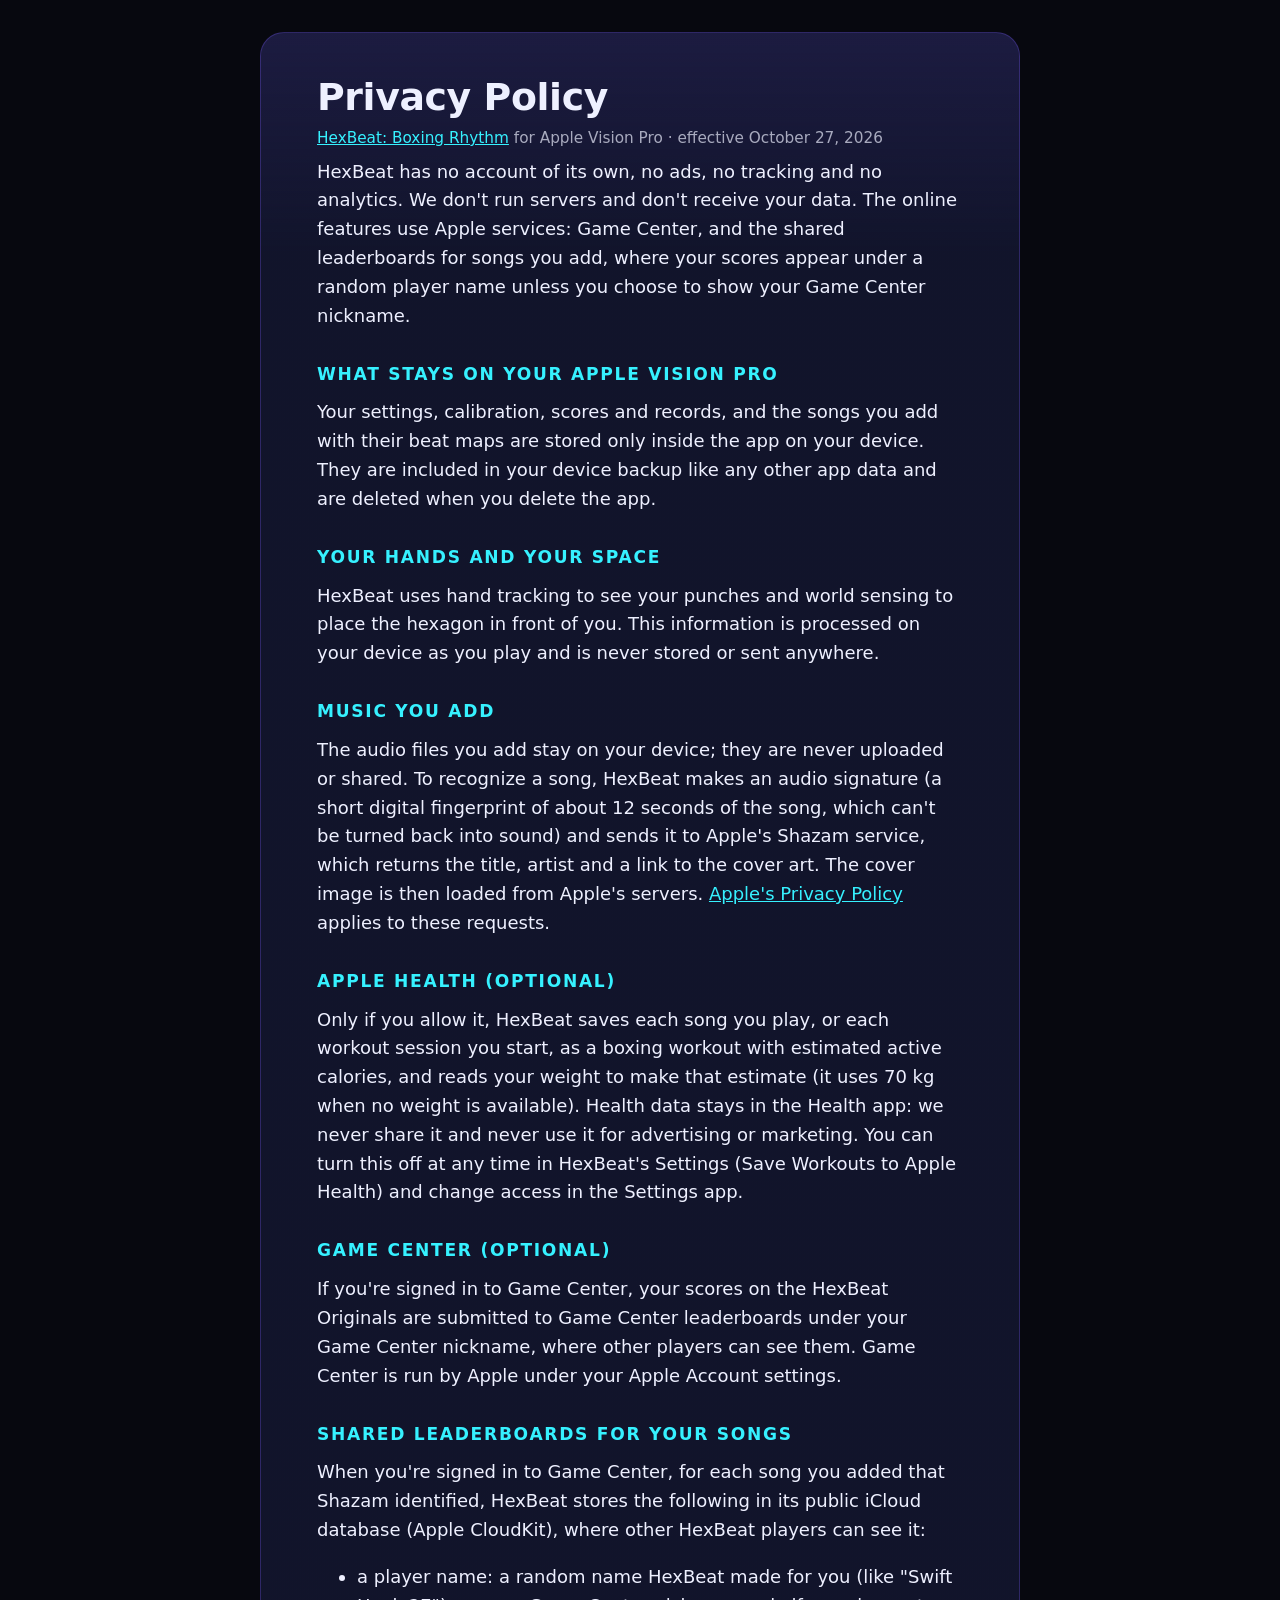
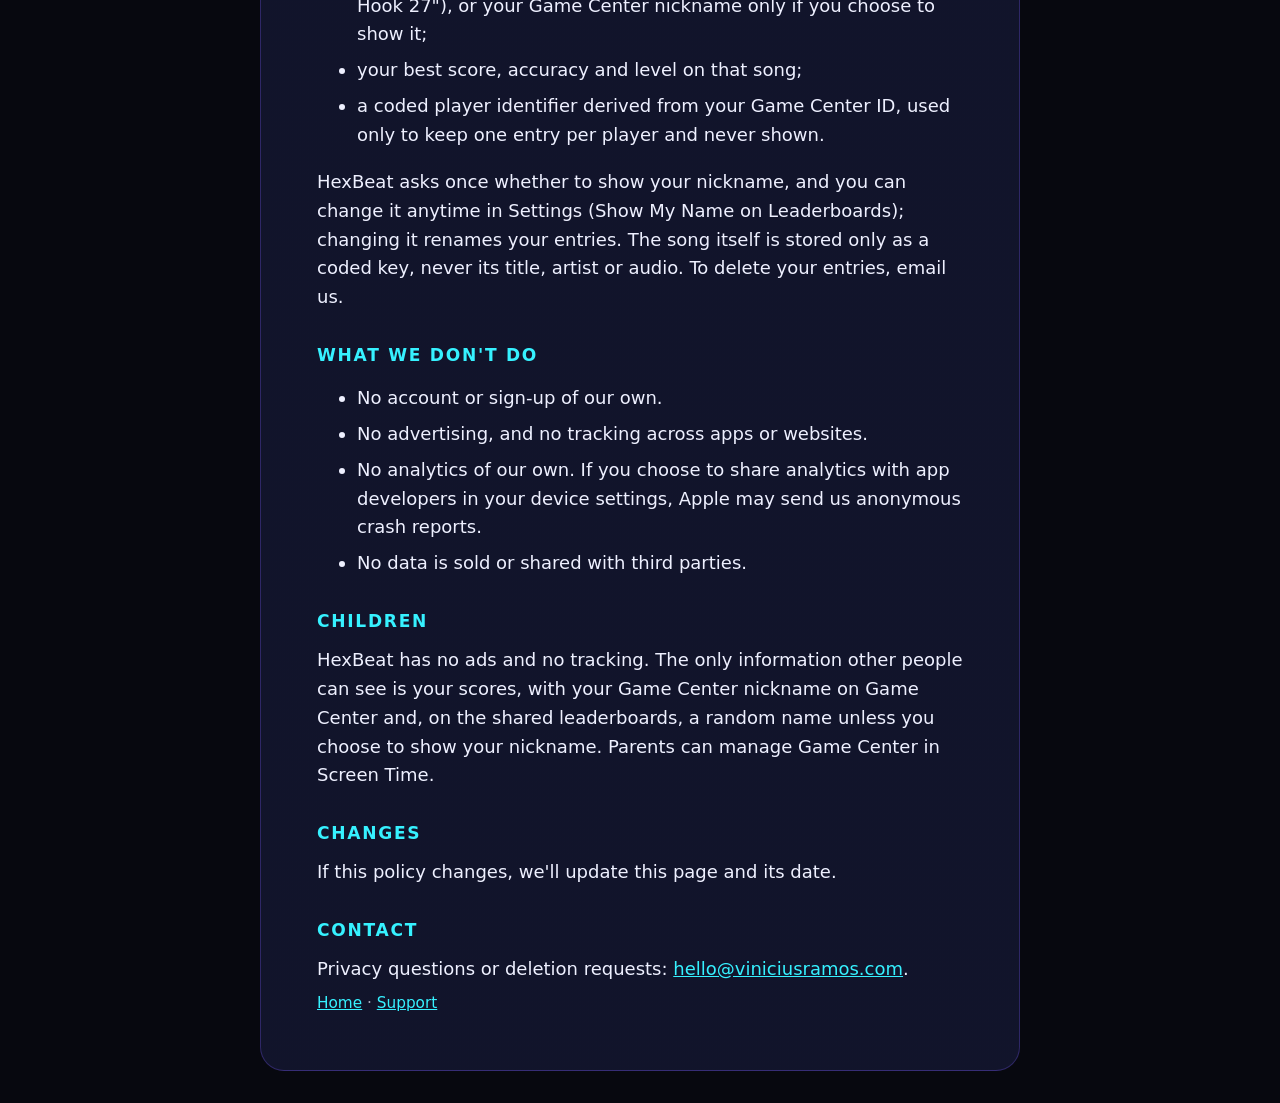
<file: privacy.html>
<!doctype html>
<html lang="en">
<head>
<meta charset="utf-8">
<meta name="viewport" content="width=device-width, initial-scale=1">
<title>HexBeat — Privacy Policy</title>
<meta name="description" content="What HexBeat: Boxing Rhythm keeps on your Apple Vision Pro and what it shares through Apple services.">
<link rel="canonical" href="https://oviniciusramosp.github.io/hexbeat-site/privacy.html">
<link rel="icon" href="img/icon.png">
<link rel="stylesheet" href="style.css">
</head>
<body>
<main class="page">
  <article>
    <h1>Privacy Policy</h1>
    <p class="meta"><a href="./">HexBeat: Boxing Rhythm</a> for Apple Vision Pro · effective October 27, 2026</p>
    <p>HexBeat has no account of its own, no ads, no tracking and no analytics. We don't run servers and don't receive your data. The online features use Apple services: Game Center, and the shared leaderboards for songs you add, where your scores appear under a random player name unless you choose to show your Game Center nickname.</p>

    <h2>What stays on your Apple Vision Pro</h2>
    <p>Your settings, calibration, scores and records, and the songs you add with their beat maps are stored only inside the app on your device. They are included in your device backup like any other app data and are deleted when you delete the app.</p>

    <h2>Your hands and your space</h2>
    <p>HexBeat uses hand tracking to see your punches and world sensing to place the hexagon in front of you. This information is processed on your device as you play and is never stored or sent anywhere.</p>

    <h2>Music you add</h2>
    <p>The audio files you add stay on your device; they are never uploaded or shared. To recognize a song, HexBeat makes an audio signature (a short digital fingerprint of about 12 seconds of the song, which can't be turned back into sound) and sends it to Apple's Shazam service, which returns the title, artist and a link to the cover art. The cover image is then loaded from Apple's servers. <a href="https://www.apple.com/legal/privacy/">Apple's Privacy Policy</a> applies to these requests.</p>

    <h2>Apple Health (optional)</h2>
    <p>Only if you allow it, HexBeat saves each song you play, or each workout session you start, as a boxing workout with estimated active calories, and reads your weight to make that estimate (it uses 70 kg when no weight is available). Health data stays in the Health app: we never share it and never use it for advertising or marketing. You can turn this off at any time in HexBeat's Settings (Save Workouts to Apple Health) and change access in the Settings app.</p>

    <h2>Game Center (optional)</h2>
    <p>If you're signed in to Game Center, your scores on the HexBeat Originals are submitted to Game Center leaderboards under your Game Center nickname, where other players can see them. Game Center is run by Apple under your Apple Account settings.</p>

    <h2>Shared leaderboards for your songs</h2>
    <p>When you're signed in to Game Center, for each song you added that Shazam identified, HexBeat stores the following in its public iCloud database (Apple CloudKit), where other HexBeat players can see it:</p>
    <ul>
      <li>a player name: a random name HexBeat made for you (like "Swift Hook 27"), or your Game Center nickname only if you choose to show it;</li>
      <li>your best score, accuracy and level on that song;</li>
      <li>a coded player identifier derived from your Game Center ID, used only to keep one entry per player and never shown.</li>
    </ul>
    <p>HexBeat asks once whether to show your nickname, and you can change it anytime in Settings (Show My Name on Leaderboards); changing it renames your entries. The song itself is stored only as a coded key, never its title, artist or audio. To delete your entries, email us.</p>

    <h2>What we don't do</h2>
    <ul>
      <li>No account or sign-up of our own.</li>
      <li>No advertising, and no tracking across apps or websites.</li>
      <li>No analytics of our own. If you choose to share analytics with app developers in your device settings, Apple may send us anonymous crash reports.</li>
      <li>No data is sold or shared with third parties.</li>
    </ul>

    <h2>Children</h2>
    <p>HexBeat has no ads and no tracking. The only information other people can see is your scores, with your Game Center nickname on Game Center and, on the shared leaderboards, a random name unless you choose to show your nickname. Parents can manage Game Center in Screen Time.</p>

    <h2>Changes</h2>
    <p>If this policy changes, we'll update this page and its date.</p>

    <h2>Contact</h2>
    <p>Privacy questions or deletion requests: <a class="email" href="#">email</a>.</p>
    <p class="small"><a href="./">Home</a> · <a href="support.html">Support</a></p>
  </article>
</main>
<script src="site.js"></script>
</body>
</html>
</file>
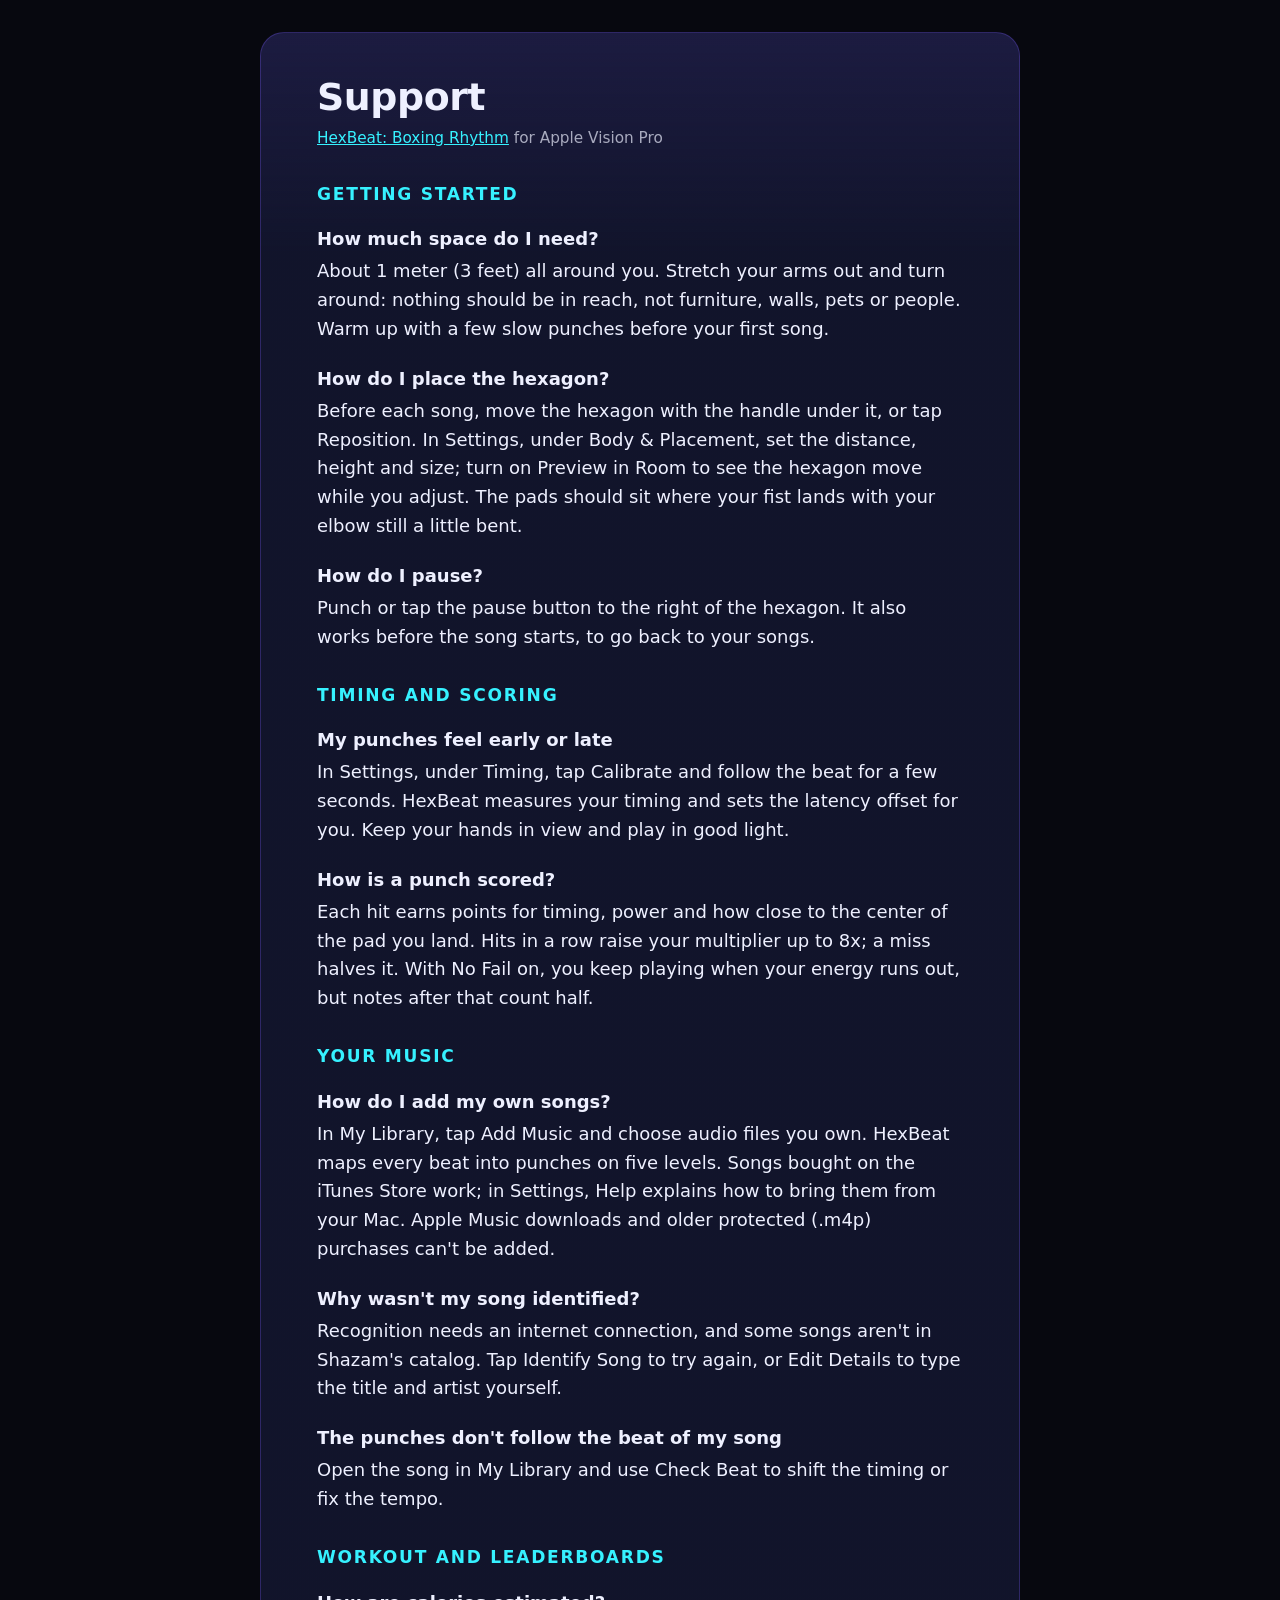
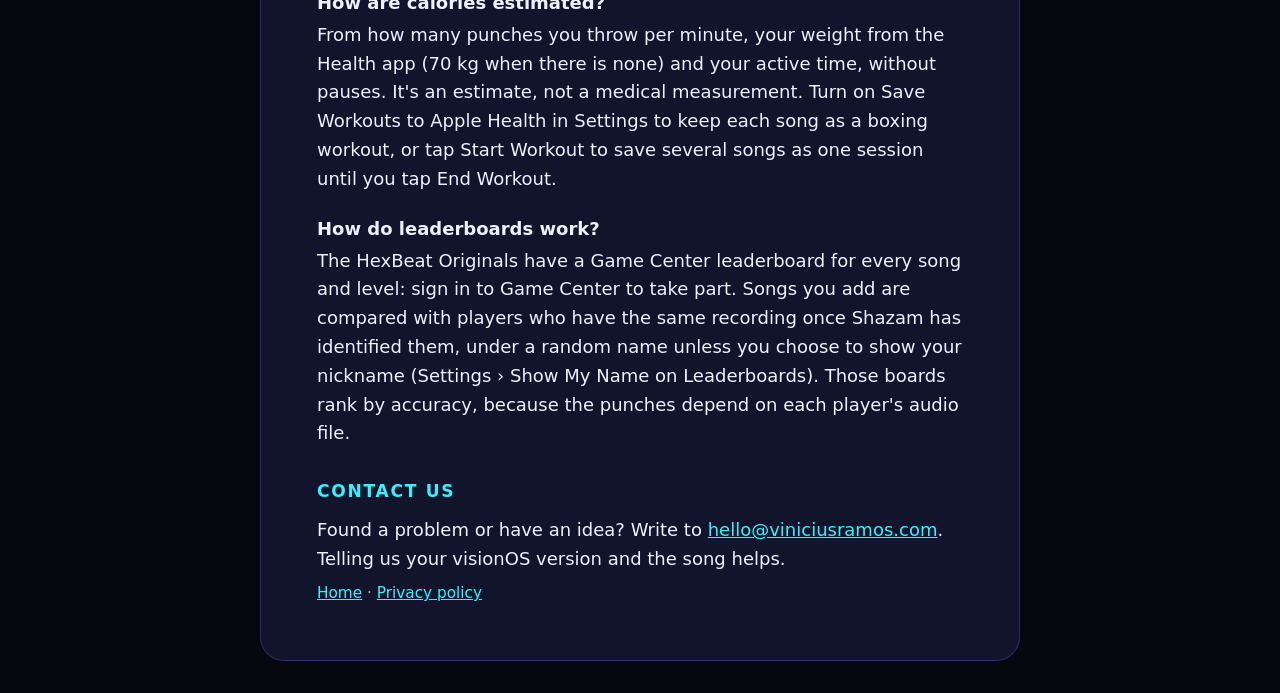
<file: support.html>
<!doctype html>
<html lang="en">
<head>
<meta charset="utf-8">
<meta name="viewport" content="width=device-width, initial-scale=1">
<title>HexBeat — Support</title>
<meta name="description" content="Help for HexBeat: Boxing Rhythm on Apple Vision Pro: setup, timing, your music, calories and leaderboards.">
<link rel="canonical" href="https://oviniciusramosp.github.io/hexbeat-site/support.html">
<link rel="icon" href="img/icon.png">
<link rel="stylesheet" href="style.css">
</head>
<body>
<main class="page">
  <article>
    <h1>Support</h1>
    <p class="meta"><a href="./">HexBeat: Boxing Rhythm</a> for Apple Vision Pro</p>

    <h2>Getting started</h2>
    <h3>How much space do I need?</h3>
    <p>About 1 meter (3 feet) all around you. Stretch your arms out and turn around: nothing should be in reach, not furniture, walls, pets or people. Warm up with a few slow punches before your first song.</p>
    <h3>How do I place the hexagon?</h3>
    <p>Before each song, move the hexagon with the handle under it, or tap Reposition. In Settings, under Body &amp; Placement, set the distance, height and size; turn on Preview in Room to see the hexagon move while you adjust. The pads should sit where your fist lands with your elbow still a little bent.</p>
    <h3>How do I pause?</h3>
    <p>Punch or tap the pause button to the right of the hexagon. It also works before the song starts, to go back to your songs.</p>

    <h2>Timing and scoring</h2>
    <h3>My punches feel early or late</h3>
    <p>In Settings, under Timing, tap Calibrate and follow the beat for a few seconds. HexBeat measures your timing and sets the latency offset for you. Keep your hands in view and play in good light.</p>
    <h3>How is a punch scored?</h3>
    <p>Each hit earns points for timing, power and how close to the center of the pad you land. Hits in a row raise your multiplier up to 8x; a miss halves it. With No Fail on, you keep playing when your energy runs out, but notes after that count half.</p>

    <h2>Your music</h2>
    <h3>How do I add my own songs?</h3>
    <p>In My Library, tap Add Music and choose audio files you own. HexBeat maps every beat into punches on five levels. Songs bought on the iTunes Store work; in Settings, Help explains how to bring them from your Mac. Apple Music downloads and older protected (.m4p) purchases can't be added.</p>
    <h3>Why wasn't my song identified?</h3>
    <p>Recognition needs an internet connection, and some songs aren't in Shazam's catalog. Tap Identify Song to try again, or Edit Details to type the title and artist yourself.</p>
    <h3>The punches don't follow the beat of my song</h3>
    <p>Open the song in My Library and use Check Beat to shift the timing or fix the tempo.</p>

    <h2>Workout and leaderboards</h2>
    <h3>How are calories estimated?</h3>
    <p>From how many punches you throw per minute, your weight from the Health app (70 kg when there is none) and your active time, without pauses. It's an estimate, not a medical measurement. Turn on Save Workouts to Apple Health in Settings to keep each song as a boxing workout, or tap Start Workout to save several songs as one session until you tap End Workout.</p>
    <h3>How do leaderboards work?</h3>
    <p>The HexBeat Originals have a Game Center leaderboard for every song and level: sign in to Game Center to take part. Songs you add are compared with players who have the same recording once Shazam has identified them, under a random name unless you choose to show your nickname (Settings › Show My Name on Leaderboards). Those boards rank by accuracy, because the punches depend on each player's audio file.</p>

    <h2>Contact us</h2>
    <p>Found a problem or have an idea? Write to <a class="email" href="#">our email</a>. Telling us your visionOS version and the song helps.</p>
    <p class="small"><a href="./">Home</a> · <a href="privacy.html">Privacy policy</a></p>
  </article>
</main>
<script src="site.js"></script>
</body>
</html>
</file>
<file: style.css>
/* HexBeat "Neon Pulse": ink night, three electric hues, gold for perfection (app/HexBeat/Design/Theme.swift). */
:root {
  --ink: #07080f;
  --night: #11142b;
  --pulse: #36f1ff;
  --volt: #7c5cff;
  --heat: #ff3d9a;
  --gold: #ffd54a;
  --text: #eef0ff;
  --muted: rgba(238, 240, 255, 0.68);
  --line: rgba(124, 92, 255, 0.28);
}
* { box-sizing: border-box; }
html { color-scheme: dark; }
body {
  margin: 0;
  background: var(--ink);
  color: var(--text);
  font: 18px/1.6 -apple-system, system-ui, "Segoe UI", Roboto, sans-serif;
  padding: 32px 16px;
}
a { color: var(--pulse); }
h1, h2, h3 { line-height: 1.15; }
.display, .landing h1, .landing h2, .page h1 {
  font-family: "SF Pro Display", -apple-system, system-ui, sans-serif;
  font-weight: 900;
  font-stretch: expanded;
  letter-spacing: -0.01em;
}

/* Support and privacy */
.page {
  max-width: 760px;
  margin: 0 auto;
  background: linear-gradient(180deg, rgba(124, 92, 255, 0.10), rgba(17, 20, 43, 0.9) 220px), var(--night);
  border: 1px solid var(--line);
  border-radius: 24px;
  padding: 32px clamp(20px, 6vw, 56px) 48px;
}
.page h1 { font-size: 2.1em; margin: 0.3em 0 0.1em; }
.page h2 { font-size: 0.95em; margin-top: 2em; text-transform: uppercase; letter-spacing: 0.1em; color: var(--pulse); }
.page h3 { font-size: 1em; margin: 1.4em 0 0.2em; }
.page p, .page li { margin: 0.4em 0; }
.meta, .small { color: var(--muted); font-size: 0.85em; }
.small { margin-top: 2.5em; }

/* Landing page (build.py) */
body.landing {
  padding: 0;
  background: radial-gradient(ellipse 70% 45% at 50% 0%, rgba(124, 92, 255, 0.22), transparent 70%), var(--ink);
}
.wrap { max-width: 1080px; margin: 0 auto; padding: 0 16px; }
.hero { text-align: center; padding: 48px 16px 8px; }
.app-icon { display: block; width: 96px; height: 96px; margin: 0 auto 20px; border-radius: 50%;
            box-shadow: 0 0 40px rgba(54, 241, 255, 0.35); }
.landing h1 {
  font-size: clamp(2.8rem, 9vw, 5rem);
  margin: 0;
  color: transparent;
  background: linear-gradient(90deg, var(--pulse), var(--volt) 55%, var(--heat));
  -webkit-background-clip: text;
  background-clip: text;
}
.landing h2 { font-size: clamp(1.5rem, 3.4vw, 2.2rem); margin: 0 0 0.4em; }
.tagline { font-size: clamp(1.15rem, 2.8vw, 1.5rem); max-width: 30ch; margin: 0.3em auto 1em; color: var(--text); }
.badge img { display: block; margin: 0 auto 16px; }
.facts { font: 600 12px/1.5 -apple-system, system-ui, sans-serif; letter-spacing: 0.14em; text-transform: uppercase;
         color: var(--pulse); }
.key-art { display: block; width: 100%; height: auto; margin-top: 16px; }
.landing section { padding: 56px 0; border-top: 1px solid var(--line); }
.landing section:first-child { border-top: 0; }
.landing section p, .landing li { color: var(--muted); }
.feature { display: grid; grid-template-columns: 1fr 1.4fr; gap: 48px; align-items: center; }
.feature.flip { grid-template-columns: 1.4fr 1fr; }
.feature.flip > div { order: 2; }
.feature figure { margin: 0; }
.feature img { display: block; width: 100%; height: auto; border-radius: 18px;
               box-shadow: 0 20px 60px rgba(0, 0, 0, 0.6), 0 0 0 1px var(--line); }
.cards { display: grid; grid-template-columns: repeat(3, 1fr); gap: 20px; }
.cards div { padding: 22px; border: 1px solid var(--line); border-radius: 16px; background: rgba(17, 20, 43, 0.7); }
.cards h3 { margin: 0 0 0.3em; color: var(--text); }
.requirements ul { margin: 0.6em 0; padding-left: 1.2em; }
.cta { text-align: center; }
.cta p { margin-bottom: 1.2em; }
footer.site { padding: 32px 16px 48px; border-top: 1px solid var(--line); font-size: 0.8em; color: var(--muted); }
@media (max-width: 760px) {
  .feature, .feature.flip { grid-template-columns: 1fr; gap: 24px; }
  .feature.flip > div { order: 0; }
  .landing section { padding: 40px 0; }
  .cards { grid-template-columns: 1fr; }
}
</file>
